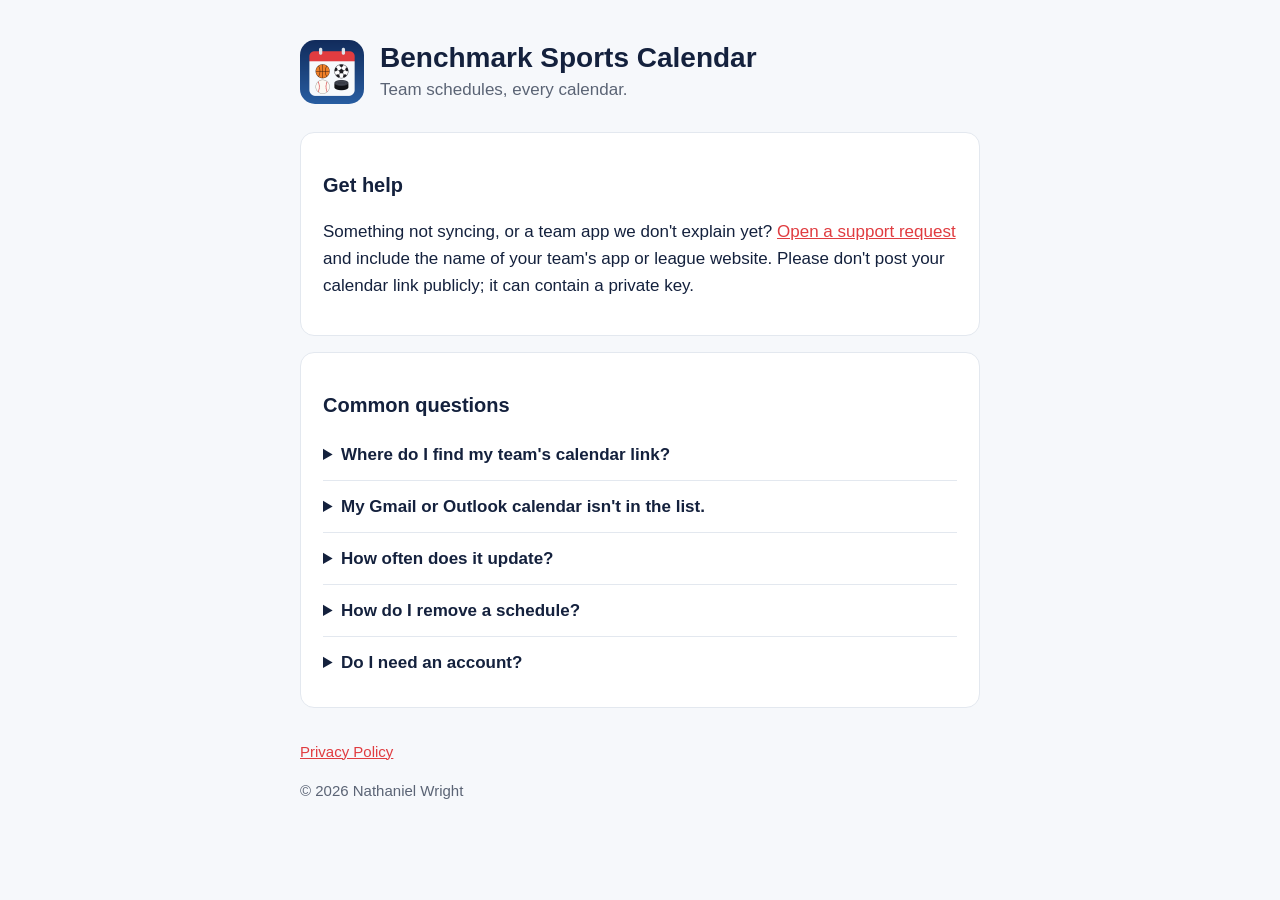
<file: index.html>
<!DOCTYPE html>
<html lang="en"><head><meta charset="utf-8"><meta name="viewport" content="width=device-width,initial-scale=1">
<title>Benchmark Sports Calendar – Support</title><link rel="stylesheet" href="style.css"><link rel="icon" href="icon.png"></head>
<body><main>
<header><img src="icon.png" alt=""><div><h1>Benchmark Sports Calendar</h1><p>Team schedules, every calendar.</p></div></header>

<section><h2>Get help</h2>
<p>Something not syncing, or a team app we don't explain yet? <a href="https://github.com/galkun83/benchmark-calendar/issues/new">Open a support request</a> and include the name of your team's app or league website. Please don't post your calendar link publicly; it can contain a private key.</p>
</section>

<section><h2>Common questions</h2>
<details><summary>Where do I find my team's calendar link?</summary>
<p>In Benchmark, tap <b>Add a schedule › Where do I find my link?</b> for step-by-step instructions for Crossbar, SportsEngine, GameChanger, TeamSnap, LeagueApps, Sports Connect, sportsYou, ArbiterSports, Google Calendar and others. Look for words like Subscribe, Sync, Calendar Feed or iCal. The link usually starts with <code>webcal://</code> or ends in <code>.ics</code>.</p></details>
<details><summary>My Gmail or Outlook calendar isn't in the list.</summary>
<p>Benchmark can only write to calendars added to the iPhone's built-in Calendar app. Add the account in <b>Settings › Apps › Calendar › Calendar Accounts</b>, then return to Benchmark. Some work accounts are managed by an employer and don't allow other apps to add events.</p></details>
<details><summary>How often does it update?</summary>
<p>Every time you open the app or pull down on the main screen, and in the background when iOS allows, usually several times a day. You'll get an alert when a game or practice is added, moved or cancelled. You can turn alerts off in Settings.</p></details>
<details><summary>How do I remove a schedule?</summary>
<p>Tap the schedule, then <b>Remove this schedule</b>. You can choose to delete the events Benchmark added or keep them. Benchmark never touches events it didn't create.</p></details>
<details><summary>Do I need an account?</summary>
<p>No. There is no sign-up, and everything stays on your iPhone.</p></details>
</section>

<nav><a href="privacy.html">Privacy Policy</a></nav>
<p class="muted">© 2026 Nathaniel Wright</p>
</main></body></html>
</file>
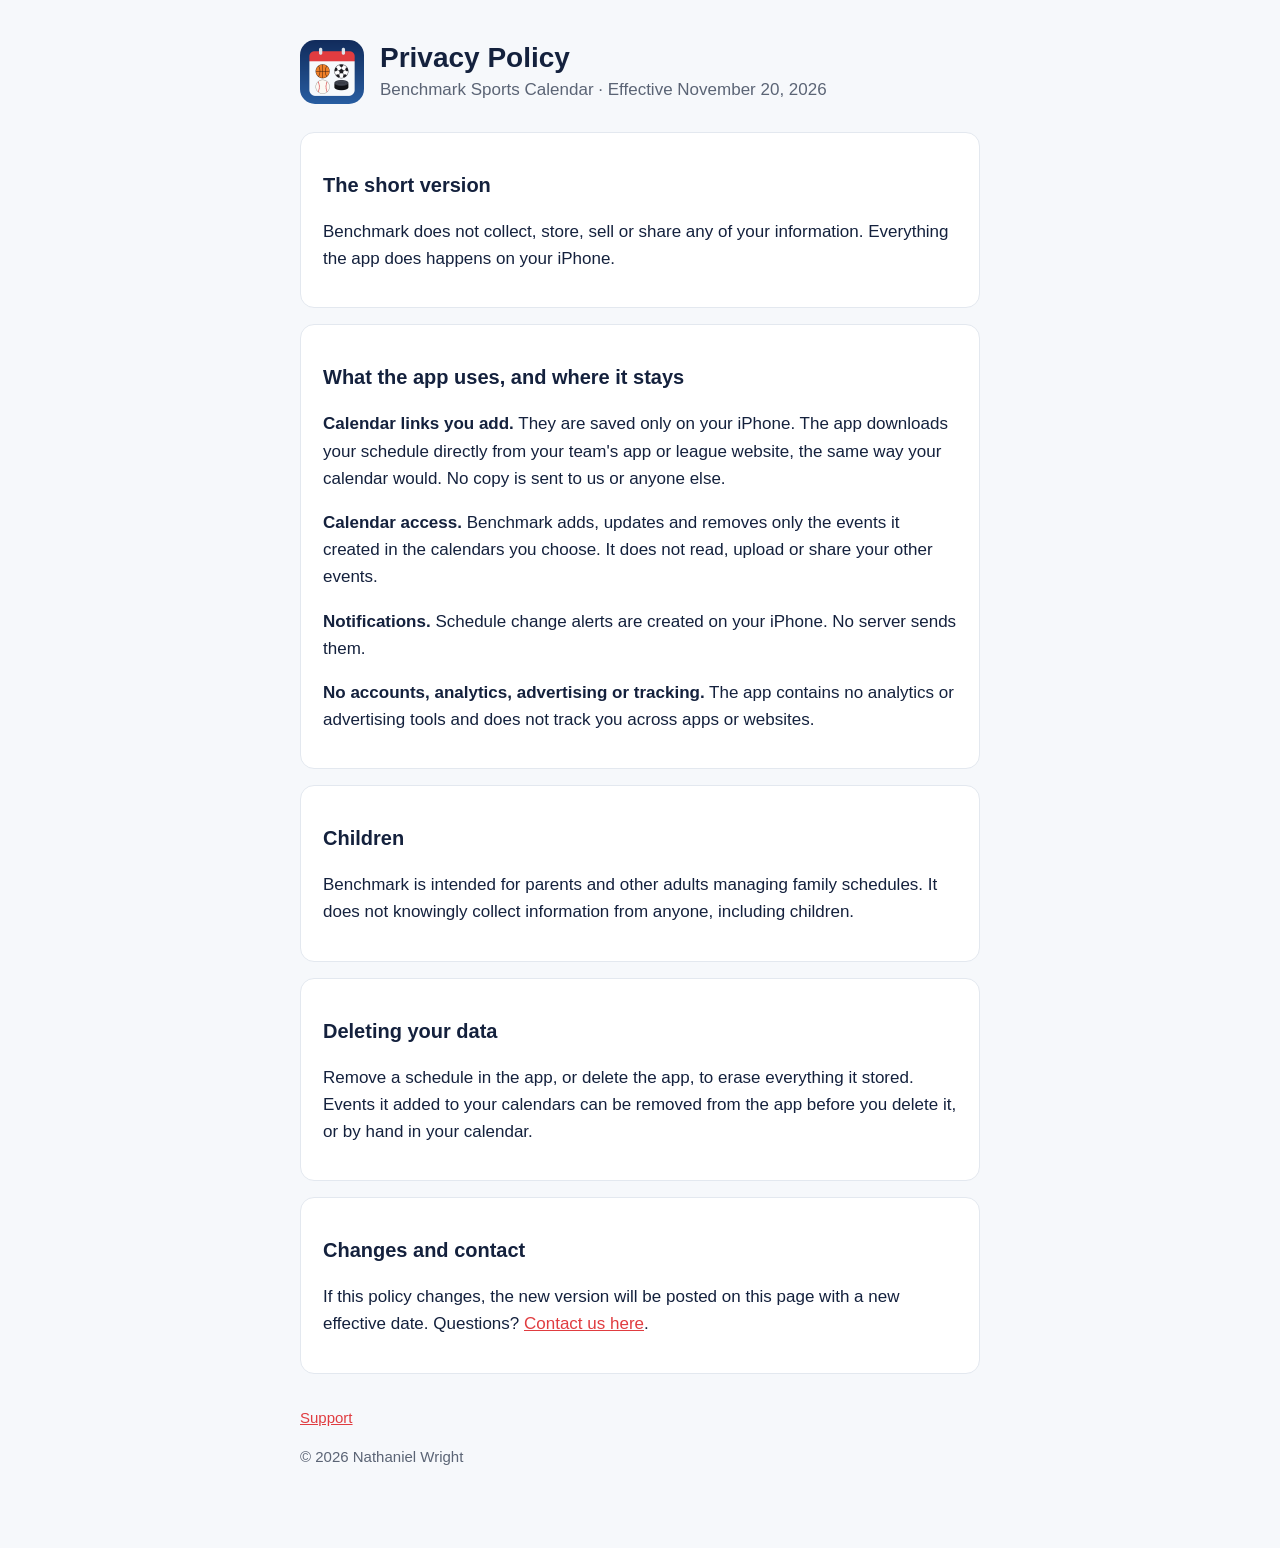
<file: privacy.html>
<!DOCTYPE html>
<html lang="en"><head><meta charset="utf-8"><meta name="viewport" content="width=device-width,initial-scale=1">
<title>Benchmark Sports Calendar – Privacy Policy</title><link rel="stylesheet" href="style.css"><link rel="icon" href="icon.png"></head>
<body><main>
<header><img src="icon.png" alt=""><div><h1>Privacy Policy</h1><p>Benchmark Sports Calendar · Effective November 20, 2026</p></div></header>

<section><h2>The short version</h2>
<p>Benchmark does not collect, store, sell or share any of your information. Everything the app does happens on your iPhone.</p></section>

<section><h2>What the app uses, and where it stays</h2>
<p><b>Calendar links you add.</b> They are saved only on your iPhone. The app downloads your schedule directly from your team's app or league website, the same way your calendar would. No copy is sent to us or anyone else.</p>
<p><b>Calendar access.</b> Benchmark adds, updates and removes only the events it created in the calendars you choose. It does not read, upload or share your other events.</p>
<p><b>Notifications.</b> Schedule change alerts are created on your iPhone. No server sends them.</p>
<p><b>No accounts, analytics, advertising or tracking.</b> The app contains no analytics or advertising tools and does not track you across apps or websites.</p></section>

<section><h2>Children</h2>
<p>Benchmark is intended for parents and other adults managing family schedules. It does not knowingly collect information from anyone, including children.</p></section>

<section><h2>Deleting your data</h2>
<p>Remove a schedule in the app, or delete the app, to erase everything it stored. Events it added to your calendars can be removed from the app before you delete it, or by hand in your calendar.</p></section>

<section><h2>Changes and contact</h2>
<p>If this policy changes, the new version will be posted on this page with a new effective date. Questions? <a href="https://github.com/galkun83/benchmark-calendar/issues/new">Contact us here</a>.</p></section>

<nav><a href="index.html">Support</a></nav>
<p class="muted">© 2026 Nathaniel Wright</p>
</main></body></html>
</file>
<file: style.css>
:root{--bg:#f6f8fb;--card:#fff;--ink:#14213d;--muted:#5b6475;--accent:#e03c40;--line:#e3e8ef}
@media (prefers-color-scheme:dark){:root{--bg:#0f1622;--card:#172131;--ink:#eef2f8;--muted:#9aa6b8;--line:#263247}}
*{box-sizing:border-box}body{margin:0;font:17px/1.6 -apple-system,BlinkMacSystemFont,"Segoe UI",Roboto,sans-serif;background:var(--bg);color:var(--ink)}
main{max-width:720px;margin:0 auto;padding:40px 20px 64px}
header{display:flex;gap:16px;align-items:center;margin-bottom:28px}header img{width:64px;height:64px;border-radius:15px}
h1{font-size:28px;margin:0;line-height:1.2}header p{margin:2px 0 0;color:var(--muted)}
h2{font-size:20px;margin:32px 0 8px}section{background:var(--card);border:1px solid var(--line);border-radius:14px;padding:4px 22px 18px;margin-bottom:16px}
a{color:var(--accent)}details{border-top:1px solid var(--line);padding:12px 0}details:first-of-type{border-top:0}summary{cursor:pointer;font-weight:600}
.muted{color:var(--muted);font-size:15px}nav{margin-top:32px;font-size:15px}nav a{margin-right:16px}
</file>
